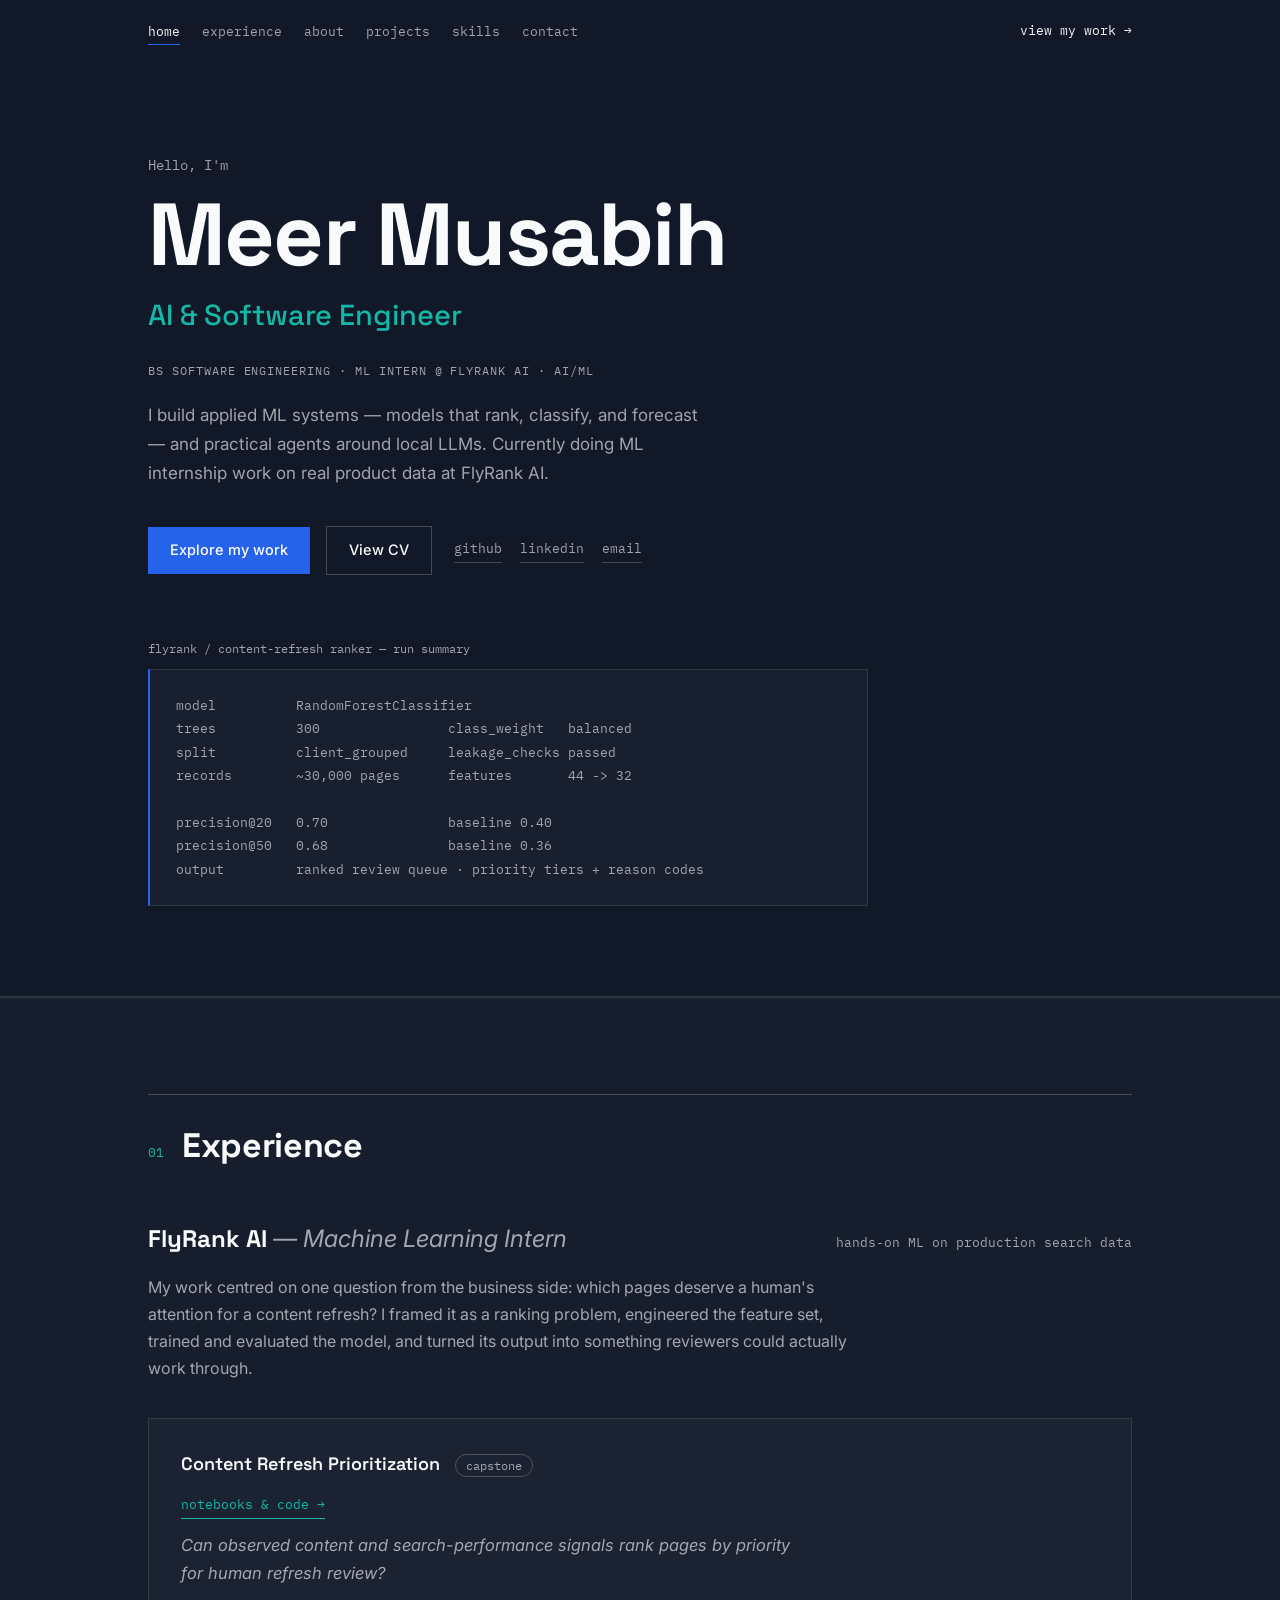
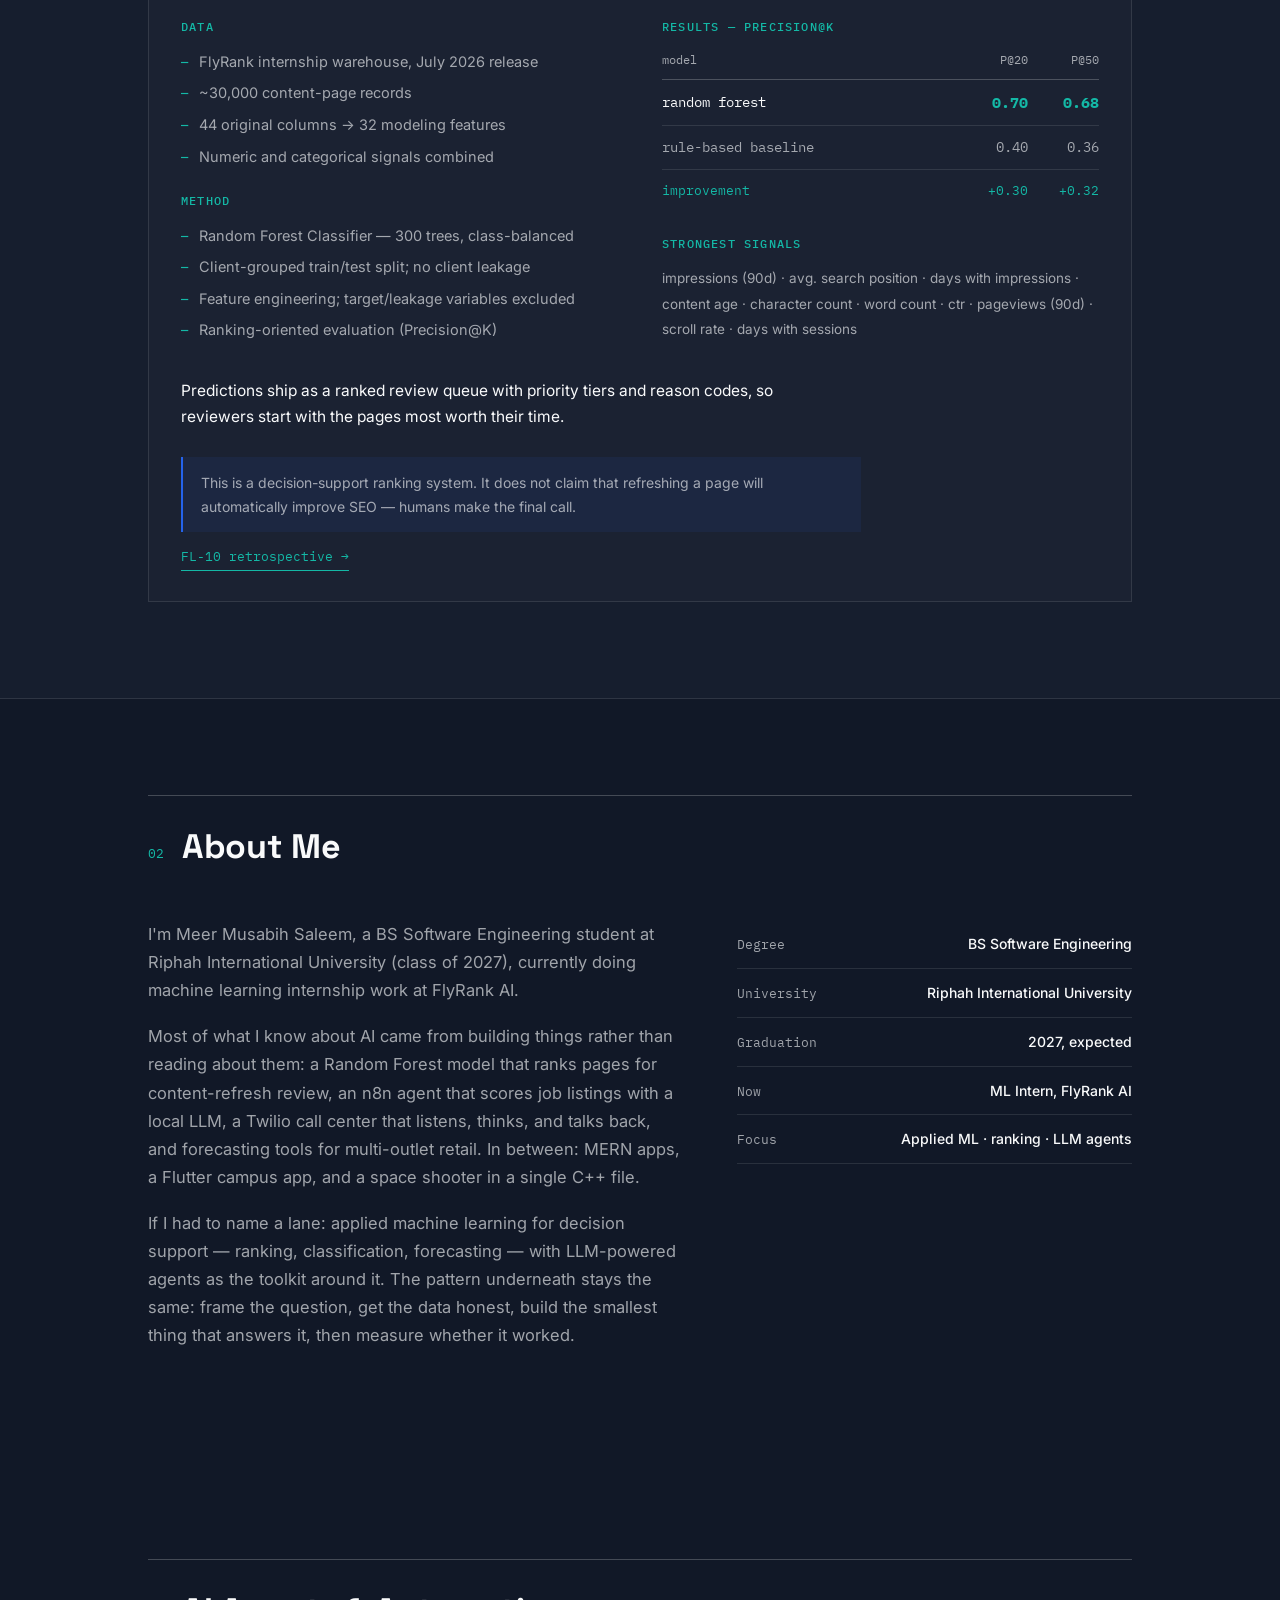
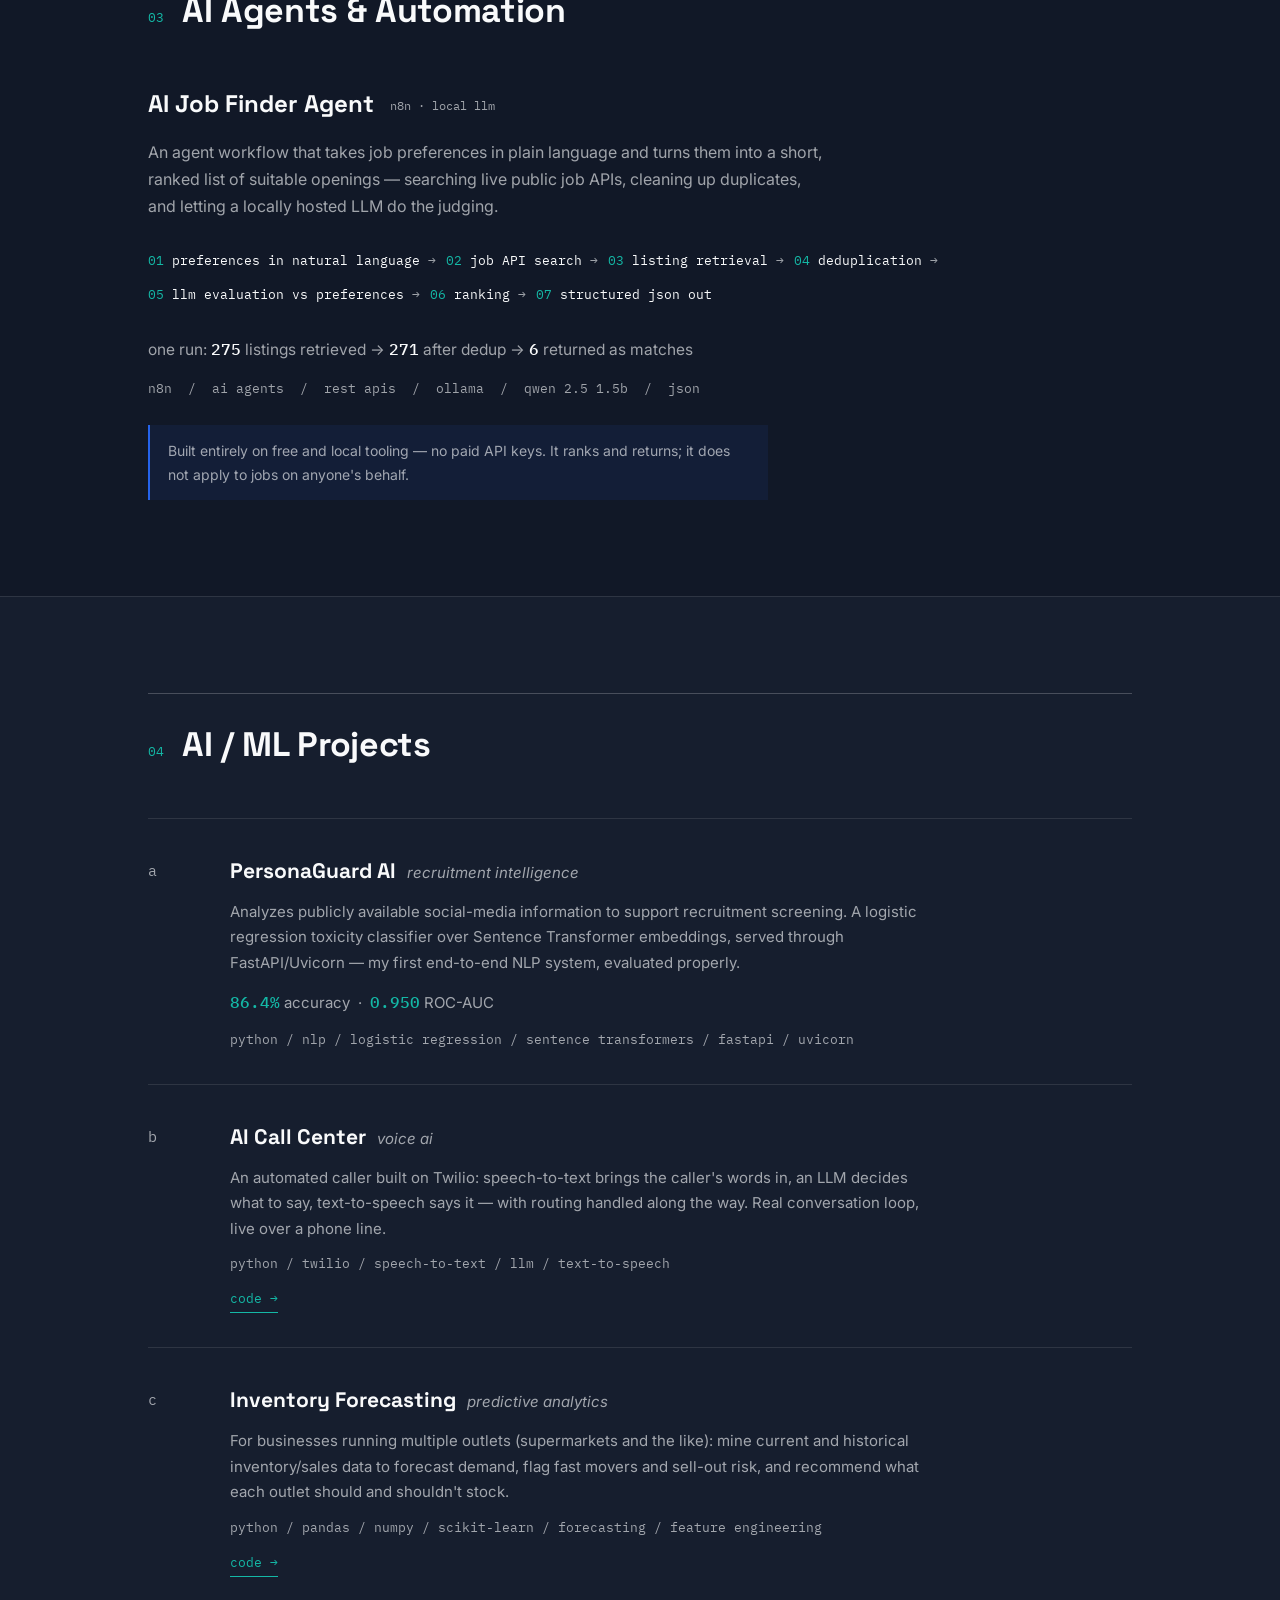
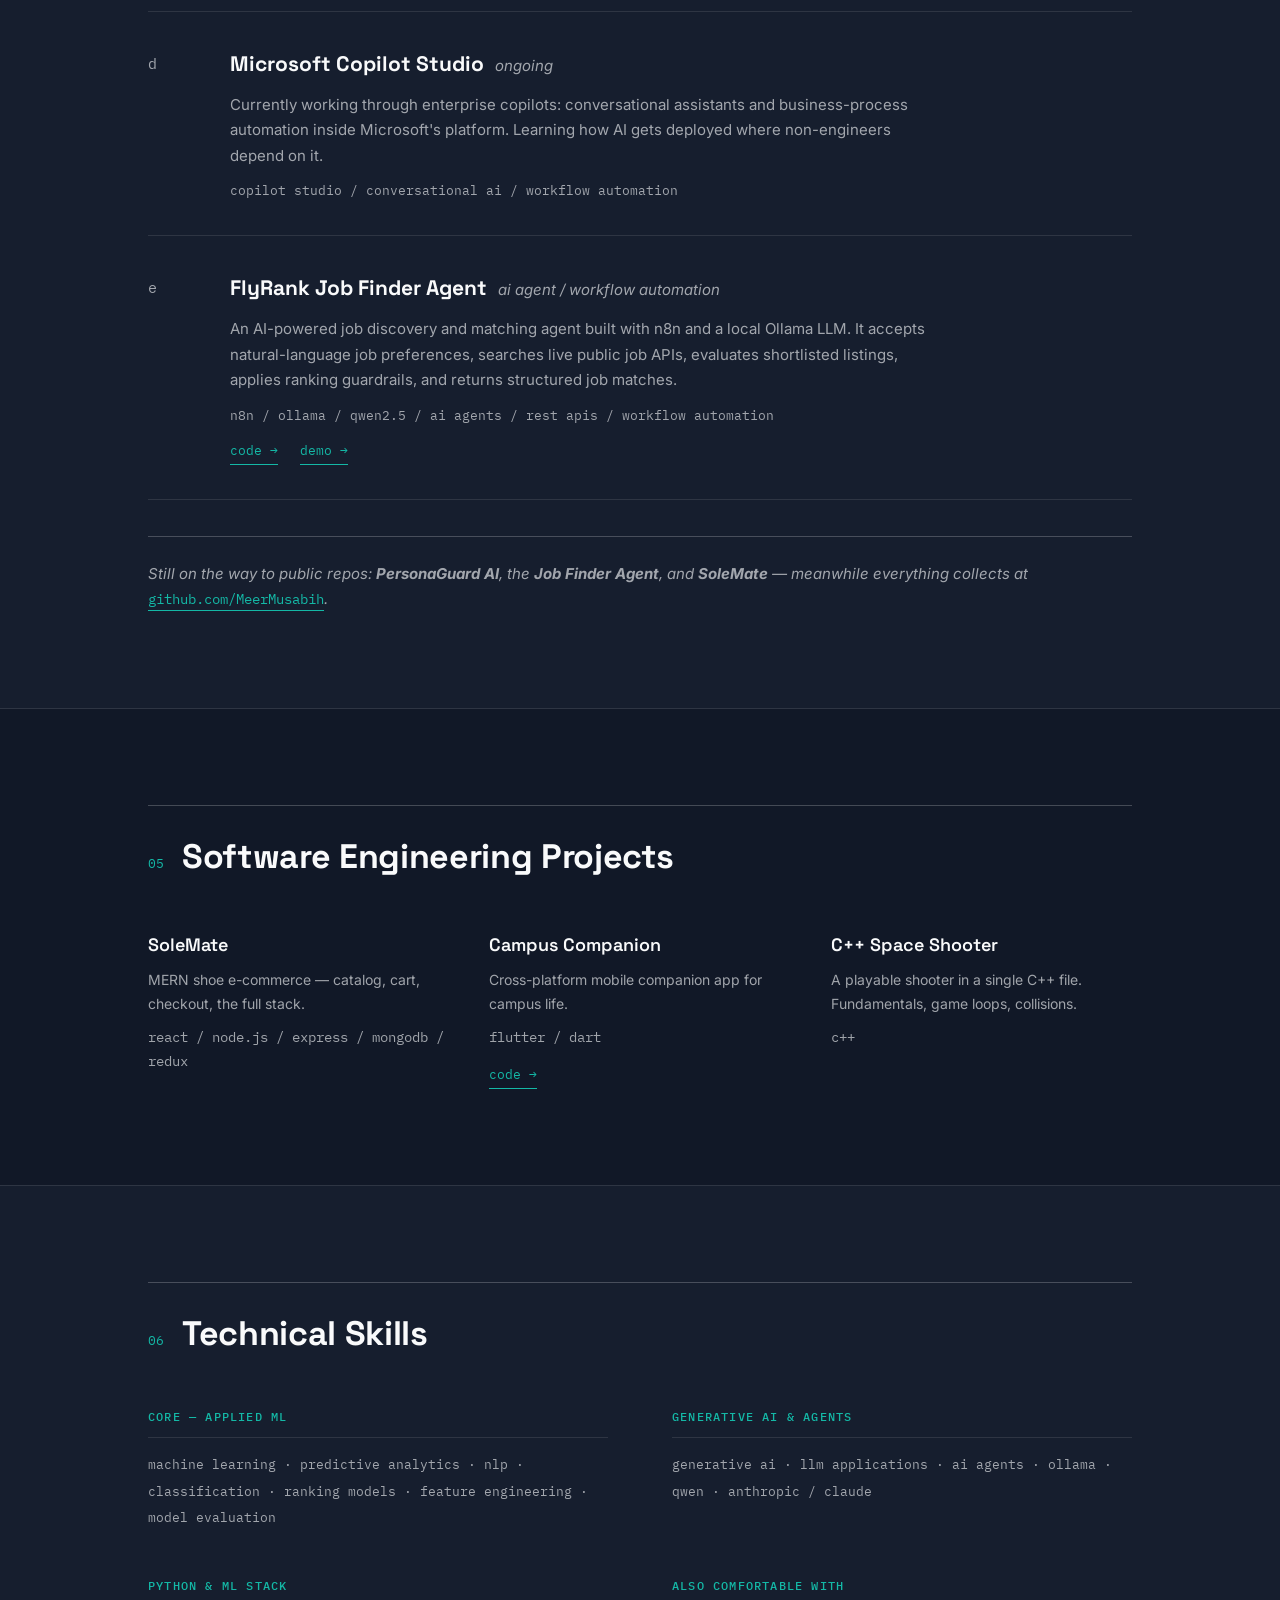
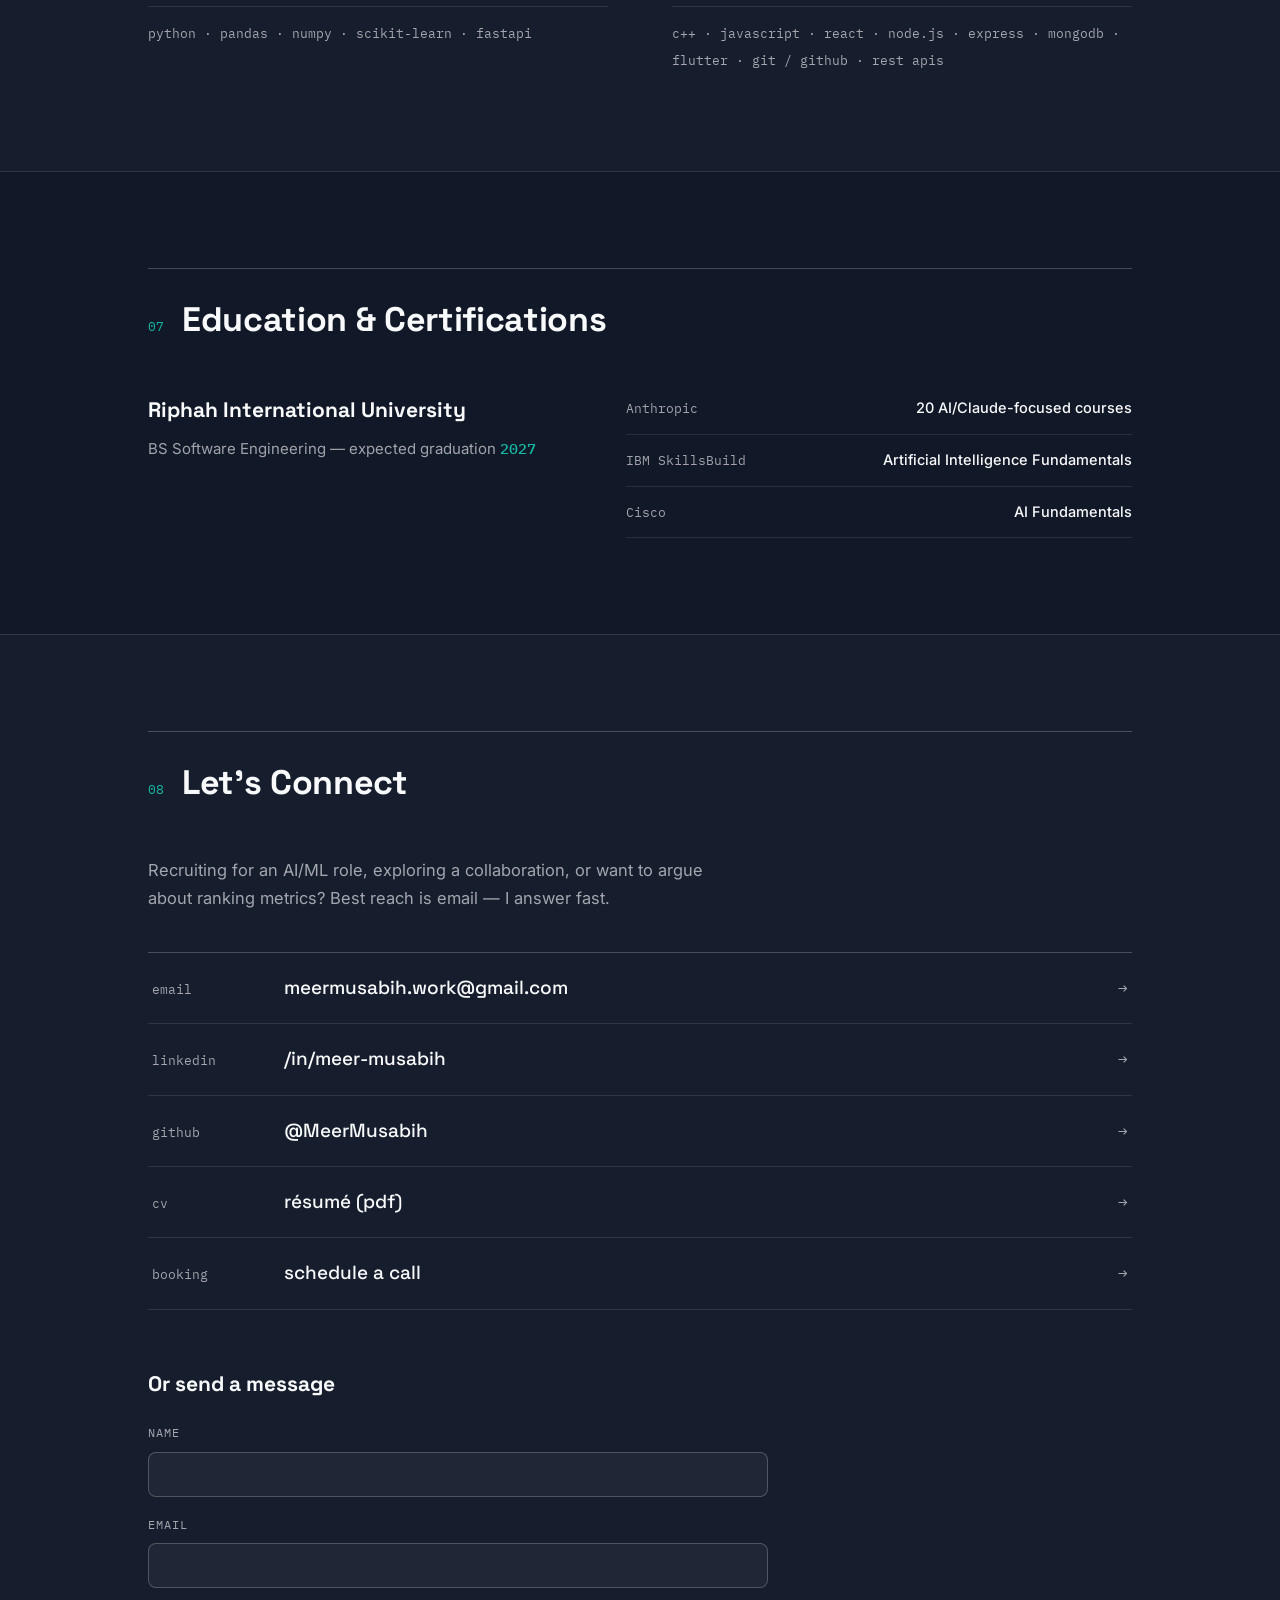
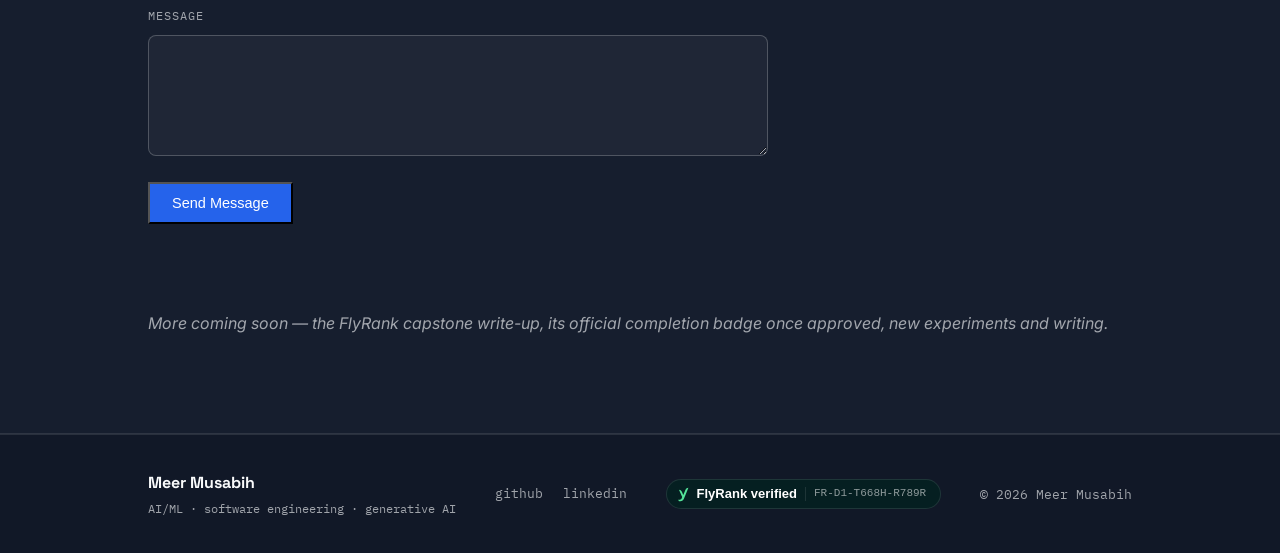
<file: index.html>
<!DOCTYPE html>
<html lang="en">
  <!-- Google tag (gtag.js) -->
<script async src="https://www.googletagmanager.com/gtag/js?id=G-Q34SN6VRJQ"></script>
<script>
  window.dataLayer = window.dataLayer || [];
  function gtag(){dataLayer.push(arguments);}
  gtag('js', new Date());

  gtag('config', 'G-Q34SN6VRJQ');
</script>
<head>
  <meta charset="UTF-8">
  <meta name="viewport" content="width=device-width, initial-scale=1.0">

  <!-- SEO -->
  <title>Meer Musabih | AI/ML &amp; Software Engineering Portfolio</title>
 <meta name="description" content="Meer Musabih is a software engineering student and ML Intern building practical AI, ML, GenAI, and software systems.">
<meta name="author" content="Meer Musabih Saleem">

<!-- Open Graph -->
<meta property="og:type" content="website">
<meta property="og:site_name" content="Meer Musabih">
<meta property="og:title" content="Meer Musabih | AI/ML &amp; Software Engineering Portfolio">
<meta property="og:description" content="Software engineering student and ML Intern building practical AI, ML, GenAI, and software systems.">
<meta property="og:image" content="https://meermusabih.is-a.dev/og%20image.png">
<meta property="og:url" content="https://meermusabih.is-a.dev/">

<!-- Twitter / X -->
<meta name="twitter:card" content="summary_large_image">
<meta name="twitter:title" content="Meer Musabih | AI/ML &amp; Software Engineering Portfolio">
<meta name="twitter:description" content="Software engineering student and ML Intern building practical AI, ML, GenAI, and software systems.">
<meta name="twitter:image" content="https://meermusabih.is-a.dev/og%20image.png">

<link rel="canonical" href="https://meermusabih.is-a.dev/">  
  <link rel="icon" href="data:image/svg+xml,%3Csvg xmlns='http://www.w3.org/2000/svg' viewBox='0 0 64 64'%3E%3Crect width='64' height='64' fill='%23111827'/%3E%3Ctext x='32' y='43' font-family='Arial' font-size='34' font-weight='bold' fill='%232563EB' text-anchor='middle'%3Em%3C/text%3E%3C/svg%3E">

  <!-- Identity kit fonts: Space Grotesk (headings) + Inter (body) + Plex Mono (data) -->
  <link rel="preconnect" href="https://fonts.googleapis.com">
  <link rel="preconnect" href="https://fonts.gstatic.com" crossorigin>
  <link href="https://fonts.googleapis.com/css2?family=IBM+Plex+Mono:wght@400;500&family=Inter:ital,wght@0,400;0,500;0,600;1,400&family=Space+Grotesk:wght@500;600;700&display=swap" rel="stylesheet">

  <link rel="stylesheet" href="style.css">
</head>
<body>

  <header class="site-header" id="siteHeader">
    <div class="container nav-inner">
      <nav aria-label="Main navigation">
        <ul class="nav-links" id="navLinks">
          <li><a href="#home" class="nav-link">home</a></li>
          <li><a href="#experience" class="nav-link">experience</a></li>
          <li><a href="#about" class="nav-link">about</a></li>
          <li><a href="#projects" class="nav-link">projects</a></li>
          <li><a href="#skills" class="nav-link">skills</a></li>
          <li><a href="#contact" class="nav-link">contact</a></li>
        </ul>
      </nav>

      <a href="#projects" class="nav-cta">view my work <span aria-hidden="true">&rarr;</span></a>

      <button class="nav-toggle" id="navToggle" aria-label="Toggle navigation menu"
              aria-expanded="false" aria-controls="navLinks">
        <span></span><span></span>
      </button>
    </div>
  </header>

  <main id="main">

    <!-- ======================= HERO ======================= -->
    <section class="hero" id="home">
      <div class="container">
        <p class="hello reveal">Hello, I'm</p>
        <h1 class="hero-name reveal">Meer Musabih</h1>
        <p class="role-line reveal">AI &amp; Software Engineer</p>

        <p class="status reveal">BS Software Engineering &middot; ML Intern @ FlyRank AI &middot; AI/ML</p>

        <p class="lede reveal">
          I build applied ML systems &mdash; models that rank, classify, and forecast &mdash;
          and practical agents around local LLMs. Currently doing ML internship work on real
          product data at FlyRank AI.
        </p>

        <div class="hero-actions reveal">
          <a class="btn btn-solid" href="#projects">Explore my work</a>
          <!-- PLACEHOLDER: replace YOUR__URL_HERE with the real  link -->
          <a class="btn btn-outline" href="https://meermusabih.netlify.app/Meer_Musabih_Saleem_CV.html" target="_blank" rel="noopener">View CV</a>
          <span class="hero-meta">
            <a href="https://github.com/MeerMusabih" target="_blank" rel="noopener">github</a>
            <a href="https://www.linkedin.com/in/meer-musabih" target="_blank" rel="noopener">linkedin</a>
            <a href="mailto:meermusabih.work@gmail.com">email</a>
          </span>
        </div>

        <!-- Actual run summary from the FlyRank internship capstone -->
        <figure class="runlog reveal">
          <figcaption>flyrank / content-refresh ranker &mdash; run summary</figcaption>
<pre>model          RandomForestClassifier
trees          300                class_weight   balanced
split          client_grouped     leakage_checks passed
records        ~30,000 pages      features       44 -&gt; 32

precision@20   0.70               baseline 0.40
precision@50   0.68               baseline 0.36
output         ranked review queue &middot; priority tiers + reason codes</pre>
        </figure>
      </div>
    </section>

    <!-- ======================= EXPERIENCE ======================= -->
    <section class="section section-alt" id="experience">
      <div class="container">
        <div class="sec-head reveal">
          <span class="sec-num">01</span>
          <h2>Experience</h2>
        </div>


        <article class="xp reveal">
          <header class="xp-head">
            <h3>FlyRank AI <span class="xp-role">&mdash; Machine Learning Intern</span></h3>
            <p class="xp-note">hands-on ML on production search data</p>
          </header>

          <p class="xp-summary">
            My work centred on one question from the business side: which pages deserve a human's
            attention for a content refresh? I framed it as a ranking problem, engineered the feature
            set, trained and evaluated the model, and turned its output into something reviewers
            could actually work through.
          </p>

          <div class="capstone">
            <h4>Content Refresh Prioritization <span class="tag">capstone</span></h4>
            <a class="proj-link" href="https://github.com/MeerMusabih/FlyRank-AI-Internship" target="_blank" rel="noopener">notebooks &amp; code &rarr;</a>
            <p class="rq">
              Can observed content and search-performance signals rank pages by priority
              for human refresh review?
            </p>

            <div class="cap-cols">
              <div>
                <h5>Data</h5>
                <ul class="plain-list">
                  <li>FlyRank internship warehouse, July 2026 release</li>
                  <li>~30,000 content-page records</li>
                  <li>44 original columns &rarr; 32 modeling features</li>
                  <li>Numeric and categorical signals combined</li>
                </ul>

                <h5>Method</h5>
                <ul class="plain-list">
                  <li>Random Forest Classifier &mdash; 300 trees, class-balanced</li>
                  <li>Client-grouped train/test split; no client leakage</li>
                  <li>Feature engineering; target/leakage variables excluded</li>
                  <li>Ranking-oriented evaluation (Precision@K)</li>
                </ul>
              </div>

              <div>
                <h5>Results &mdash; Precision@K</h5>
                <table class="metrics">
                  <thead>
                    <tr><th scope="col">model</th><th scope="col">P@20</th><th scope="col">P@50</th></tr>
                  </thead>
                  <tbody>
                    <tr class="hl"><td>random forest</td><td><strong>0.70</strong></td><td><strong>0.68</strong></td></tr>
                    <tr><td>rule-based baseline</td><td>0.40</td><td>0.36</td></tr>
                    <tr class="delta"><td>improvement</td><td>+0.30</td><td>+0.32</td></tr>
                  </tbody>
                </table>

                <h5>Strongest signals</h5>
                <p class="signals">
                  impressions (90d) &middot; avg. search position &middot; days with impressions &middot;
                  content age &middot; character count &middot; word count &middot; ctr &middot;
                  pageviews (90d) &middot; scroll rate &middot; days with sessions
                </p>
              </div>
            </div>

            <p class="cap-output">
              Predictions ship as a ranked review queue with priority tiers and reason codes,
              so reviewers start with the pages most worth their time.
            </p>

              <p class="note">
                This is a decision-support ranking system. It does not claim that refreshing a page will
                automatically improve SEO &mdash; humans make the final call.
              </p>

             <a class="proj-link"
   href="https://github.com/MeerMusabih/portfolio/blob/main/FL-10_RETROSPECTIVE.md"
   target="_blank"
   rel="noopener">
  FL-10 retrospective &rarr;
</a>
            </div>
          </div>
        </article>

    

    
      
      </div>
    </section>

    <!-- ======================= ABOUT ======================= -->
    <section class="section" id="about">
      <div class="container">
        <div class="sec-head reveal">
          <span class="sec-num">02</span>
          <h2>About Me</h2>
        </div>

        <div class="about-grid">
          <div class="prose reveal">
            <p>
              I'm Meer Musabih Saleem, a BS Software Engineering student at Riphah International
              University (class of 2027), currently doing machine learning internship work at FlyRank AI.
            </p>
            <p>
              Most of what I know about AI came from building things rather than reading about them:
              a Random Forest model that ranks pages for content-refresh review, an n8n agent that scores
              job listings with a local LLM, a Twilio call center that listens, thinks, and talks back,
              and forecasting tools for multi-outlet retail. In between: MERN apps, a Flutter campus app,
              and a space shooter in a single C++ file.
            </p>
            <p>
              If I had to name a lane: applied machine learning for decision support &mdash; ranking,
              classification, forecasting &mdash; with LLM-powered agents as the toolkit around it. The
              pattern underneath stays the same: frame the question, get the data honest, build the
              smallest thing that answers it, then measure whether it worked.
            </p>
          </div>

          <dl class="facts reveal">
            <div><dt>Degree</dt><dd>BS Software Engineering</dd></div>
            <div><dt>University</dt><dd>Riphah International University</dd></div>
            <div><dt>Graduation</dt><dd>2027, expected</dd></div>
            <div><dt>Now</dt><dd>ML Intern, FlyRank AI</dd></div>
            <div><dt>Focus</dt><dd>Applied ML &middot; ranking &middot; LLM agents</dd></div>
          </dl>
        </div>
      </div>
    </section>

    <!-- ======================= AI AGENTS ======================= -->
    <section class="section" id="agents">
      <div class="container">
        <div class="sec-head reveal">
          <span class="sec-num">03</span>
          <h2>AI Agents &amp; Automation</h2>
        </div>

        <article class="agent reveal">
          <header class="xp-head">
            <h3>AI Job Finder Agent <span class="tag">n8n &middot; local llm</span></h3>
          </header>

          <p class="agent-desc">
            An agent workflow that takes job preferences in plain language and turns them into a short,
            ranked list of suitable openings &mdash; searching live public job APIs, cleaning up duplicates,
            and letting a locally hosted LLM do the judging.
          </p>

          <ol class="pipeline">
            <li>preferences in natural language</li>
            <li>job API search</li>
            <li>listing retrieval</li>
            <li>deduplication</li>
            <li>llm evaluation vs preferences</li>
            <li>ranking</li>
            <li>structured json out</li>
          </ol>

          <p class="run-note">
            one run: <strong>275</strong> listings retrieved &rarr; <strong>271</strong> after dedup
            &rarr; <strong>6</strong> returned as matches
          </p>
          <p class="tech">n8n &nbsp;/&nbsp; ai agents &nbsp;/&nbsp; rest apis &nbsp;/&nbsp; ollama &nbsp;/&nbsp; qwen 2.5 1.5b &nbsp;/&nbsp; json</p>

          <p class="note">
            Built entirely on free and local tooling &mdash; no paid API keys. It ranks and returns;
            it does not apply to jobs on anyone's behalf.
          </p>
        </article>
      </div>
    </section>

    <!-- ======================= AI/ML PROJECTS ======================= -->
    <section class="section section-alt" id="projects">
      <div class="container">
        <div class="sec-head reveal">
          <span class="sec-num">04</span>
          <h2>AI / ML Projects</h2>
        </div>

        <div class="proj-list">

          <article class="proj reveal">
            <span class="proj-num" aria-hidden="true">a</span>
            <div class="proj-body">
              <h3>PersonaGuard AI <span class="proj-sub">recruitment intelligence</span></h3>
              <p>
                Analyzes publicly available social-media information to support recruitment screening.
                A logistic regression toxicity classifier over Sentence Transformer embeddings, served
                through FastAPI/Uvicorn &mdash; my first end-to-end NLP system, evaluated properly.
              </p>
              <p class="metric-line"><strong>86.4%</strong> accuracy &nbsp;&middot;&nbsp; <strong>0.950</strong> ROC-AUC</p>
              <p class="tech">python / nlp / logistic regression / sentence transformers / fastapi / uvicorn</p>
            </div>
          </article>

          <article class="proj reveal">
            <span class="proj-num" aria-hidden="true">b</span>
            <div class="proj-body">
              <h3>AI Call Center <span class="proj-sub">voice ai</span></h3>
              <p>
                An automated caller built on Twilio: speech-to-text brings the caller's words in,
                an LLM decides what to say, text-to-speech says it &mdash; with routing handled along
                the way. Real conversation loop, live over a phone line.
              </p>
              <p class="tech">python / twilio / speech-to-text / llm / text-to-speech</p>
              <a class="proj-link" href="https://github.com/MeerMusabih/ai-call-center" target="_blank" rel="noopener">code &rarr;</a>
            </div>
          </article>

          <article class="proj reveal">
            <span class="proj-num" aria-hidden="true">c</span>
            <div class="proj-body">
              <h3>Inventory Forecasting <span class="proj-sub">predictive analytics</span></h3>
              <p>
                For businesses running multiple outlets (supermarkets and the like): mine current and
                historical inventory/sales data to forecast demand, flag fast movers and sell-out risk,
                and recommend what each outlet should and shouldn't stock.
              </p>
              <p class="tech">python / pandas / numpy / scikit-learn / forecasting / feature engineering</p>
              <a class="proj-link" href="https://github.com/MeerMusabih/inventory-forecast-project" target="_blank" rel="noopener">code &rarr;</a>
            </div>
          </article>

          <article class="proj reveal">
            <span class="proj-num" aria-hidden="true">d</span>
            <div class="proj-body">
              <h3>Microsoft Copilot Studio <span class="proj-sub">ongoing</span></h3>
              <p>
                Currently working through enterprise copilots: conversational assistants and
                business-process automation inside Microsoft's platform. Learning how AI gets deployed
                where non-engineers depend on it.
              </p>
              <p class="tech">copilot studio / conversational ai / workflow automation</p>
            </div>
          </article>

          <article class="proj reveal"> 
            <span class="proj-num" aria-hidden="true">e</span>
            <div class="proj-body"> <h3>FlyRank Job Finder Agent <span class="proj-sub">ai agent / workflow automation</span></h3> 
              <p>
                An AI-powered job discovery and matching agent built with n8n and a local Ollama LLM.
                It accepts natural-language job preferences, searches live public job APIs, evaluates shortlisted listings, applies ranking guardrails, and returns structured job matches.
              </p>
              <p class="tech">n8n / ollama / qwen2.5 / ai agents / rest apis / workflow automation</p> 
              <a class="proj-link" href="https://github.com/MeerMusabih/job-finder-workflow" target="_blank" rel="noopener">code &rarr;</a>
              <a class="proj-link" href="https://youtu.be/VSlhiPXHw8s?si=XdG-5YHXzz8bX3cV" target="_blank" rel="noopener">demo &rarr;</a> 
            </div> 
          </article>

        </div>

        <p class="gh-note reveal">
          Still on the way to public repos: <strong>PersonaGuard AI</strong>, the <strong>Job Finder Agent</strong>,
          and <strong>SoleMate</strong> &mdash; meanwhile everything collects at
          <a href="https://github.com/MeerMusabih" target="_blank" rel="noopener">github.com/MeerMusabih</a>.
        </p>
      </div>
    </section>

    <!-- ======================= SOFTWARE PROJECTS ======================= -->
    <section class="section" id="software">
      <div class="container">
        <div class="sec-head reveal">
          <span class="sec-num">05</span>
          <h2>Software Engineering Projects</h2>
        </div>

        <div class="soft-list reveal">
          <div class="soft-item">
            <h3>SoleMate</h3>
            <p>MERN shoe e-commerce &mdash; catalog, cart, checkout, the full stack.</p>
            <p class="tech">react / node.js / express / mongodb / redux</p>
          </div>
          <div class="soft-item">
            <h3>Campus Companion</h3>
            <p>Cross-platform mobile companion app for campus life.</p>
            <p class="tech">flutter / dart</p>
            <a class="proj-link" href="https://github.com/MeerMusabih/CampusCompanion" target="_blank" rel="noopener">code &rarr;</a>
          </div>
          <div class="soft-item">
            <h3>C++ Space Shooter</h3>
            <p>A playable shooter in a single C++ file. Fundamentals, game loops, collisions.</p>
            <p class="tech">c++</p>
          </div>
        </div>
      </div>
    </section>

    <!-- ======================= SKILLS ======================= -->
    <section class="section section-alt" id="skills">
      <div class="container">
        <div class="sec-head reveal">
          <span class="sec-num">06</span>
          <h2>Technical Skills</h2>
        </div>

        <div class="skills-grid">
          <section class="skill-group reveal">
            <h3>Core &mdash; Applied ML</h3>
            <p>machine learning &middot; predictive analytics &middot; nlp &middot; classification &middot;
               ranking models &middot; feature engineering &middot; model evaluation</p>
          </section>

          <section class="skill-group reveal">
            <h3>Generative AI &amp; Agents</h3>
            <p>generative ai &middot; llm applications &middot; ai agents &middot; ollama &middot;
               qwen &middot; anthropic / claude</p>
          </section>

          <section class="skill-group reveal">
            <h3>Python &amp; ML Stack</h3>
            <p>python &middot; pandas &middot; numpy &middot; scikit-learn &middot; fastapi</p>
          </section>

          <section class="skill-group reveal">
            <h3>Also Comfortable With</h3>
            <p>c++ &middot; javascript &middot; react &middot; node.js &middot; express &middot; mongodb &middot;
               flutter &middot; git / github &middot; rest apis</p>
          </section>
        </div>
      </div>
    </section>

    <!-- ======================= EDUCATION & CERTIFICATIONS ======================= -->
    <section class="section" id="education">
      <div class="container">
        <div class="sec-head reveal">
          <span class="sec-num">07</span>
          <h2>Education &amp; Certifications</h2>
        </div>

        <div class="edu-grid">
          <div class="edu reveal">
            <h3>Riphah International University</h3>
            <p>BS Software Engineering &mdash; expected graduation <strong>2027</strong></p>
          </div>

          <div class="certs reveal">
            <h3 class="sr-only">Certifications and AI training</h3>
            <div class="cert-row">
              <p class="cert-org">Anthropic</p>
              <p class="cert-title">20 AI/Claude-focused courses</p>
            </div>
            <div class="cert-row">
              <p class="cert-org">IBM SkillsBuild</p>
              <p class="cert-title">Artificial Intelligence Fundamentals</p>
            </div>
            <div class="cert-row">
              <p class="cert-org">Cisco</p>
              <p class="cert-title">AI Fundamentals</p>
            </div>
          </div>
        </div>
      </div>
    </section>

    <!-- ======================= CONTACT ======================= -->
    <section class="section section-alt" id="contact">
      <div class="container">
        <div class="sec-head reveal">
          <span class="sec-num">08</span>
          <h2>Let's Connect</h2>
        </div>

        <p class="contact-lede reveal">
          Recruiting for an AI/ML role, exploring a collaboration, or want to argue about
          ranking metrics? Best reach is email &mdash; I answer fast.
        </p>

        <div class="contact-list reveal">
          <a class="contact-row" href="mailto:meermusabih.work@gmail.com">
            <span class="cc-label">email</span>
            <span class="cc-value">meermusabih.work@gmail.com</span>
            <span class="cc-arrow" aria-hidden="true">&rarr;</span>
          </a>
          <a class="contact-row" href="https://www.linkedin.com/in/meer-musabih" target="_blank" rel="noopener">
            <span class="cc-label">linkedin</span>
            <span class="cc-value">/in/meer-musabih</span>
            <span class="cc-arrow" aria-hidden="true">&rarr;</span>
          </a>
          <a class="contact-row" href="https://github.com/MeerMusabih" target="_blank" rel="noopener">
            <span class="cc-label">github</span>
            <span class="cc-value">@MeerMusabih</span>
            <span class="cc-arrow" aria-hidden="true">&rarr;</span>
          </a>
          <!-- PLACEHOLDER: replace YOUR_CV_URL_HERE with the real CV link -->
          <a class="contact-row" href="https://meermusabih.netlify.app/Meer_Musabih_Saleem_CV.html" target="_blank" rel="noopener">
            <span class="cc-label">cv</span>
            <span class="cc-value">r&eacute;sum&eacute; (pdf)</span>
            <span class="cc-arrow" aria-hidden="true">&rarr;</span>
          </a>
          <!-- PLACEHOLDER: replace YOUR_BOOKING_URL_HERE with your booking link, or delete this row -->
          <a class="contact-row" href="YOUR_BOOKING_URL_HERE" target="_blank" rel="noopener">
            <span class="cc-label">booking</span>
            <span class="cc-value">schedule a call</span>
            <span class="cc-arrow" aria-hidden="true">&rarr;</span>
          </a>
        </div>

        <!-- Contact form — data goes to your Formspree endpoint -->
        <!-- PLACEHOLDER: replace YOUR_FORMSPREE_ENDPOINT_HERE (also set it in script.js) -->
        <div class="contact-form reveal">
          <h3>Or send a message</h3>
          <form id="contactForm" action="https://formspree.io/f/xzepqkzy" method="POST">
            <!-- honeypot field for spam bots, hidden from humans -->
            <input type="text" name="_gotcha" tabindex="-1" autocomplete="off" style="display:none">

            <div class="form-field">
              <label for="cf-name">Name</label>
              <input type="text" id="cf-name" name="name" required autocomplete="name">
            </div>

            <div class="form-field">
              <label for="cf-email">Email</label>
              <input type="email" id="cf-email" name="email" required autocomplete="email">
            </div>

            <div class="form-field">
              <label for="cf-message">Message</label>
              <textarea id="cf-message" name="message" rows="5" required></textarea>
            </div>

            <button type="submit" class="btn btn-solid">Send Message</button>
            <p class="form-status" id="formStatus" role="status" aria-live="polite"></p>
          </form>
        </div>

        <p class="soon reveal">
          More coming soon &mdash; the FlyRank capstone write-up, its official completion badge once approved,
          new experiments and writing.
        </p>
      </div>
    </section>

  </main>

 <footer class="footer">
  <div class="container footer-inner">
    <div>
      <p class="foot-name">Meer Musabih</p>
      <p class="foot-tag">AI/ML &middot; software engineering &middot; generative AI</p>
    </div>

    <div class="foot-links">
      <a href="https://github.com/MeerMusabih" target="_blank" rel="noopener">github</a>
      <a href="https://www.linkedin.com/in/meer-musabih" target="_blank" rel="noopener">linkedin</a>
    </div>

  <a href="https://internship.flyrank.ai/verify?id=FR-D1-T668H-R789R&amp;first_name=Meer%20Musabih" target="_blank" rel="noopener noreferrer"
   aria-label="Verify Meer Musabih Saleem's FlyRank AI Internship credential FR-D1-T668H-R789R"
   style="box-sizing:border-box;margin:0;padding:0;border:0;background:none;text-decoration:none;font-family:-apple-system,BlinkMacSystemFont,'Segoe UI',Roboto,Helvetica,Arial,sans-serif;font-style:normal;line-height:1.25;text-transform:none;float:none;-webkit-font-smoothing:antialiased;display:inline-flex;align-items:center;gap:8px;padding:6px 14px 6px 11px;background:#051F21;border:1px solid rgba(255,255,255,0.1);border-radius:9999px;vertical-align:middle;white-space:nowrap">
  <svg width="11" height="15" viewBox="26 18 44 60" fill="none" xmlns="http://www.w3.org/2000/svg" aria-hidden="true" focusable="false" style="display:block;flex:none;opacity:1;transform:none;max-width:none"><path d="M28.2354 74.2202V67.9039C29.6419 68.4369 31.3724 68.7055 33.4311 68.7055C35.3235 68.7055 36.8153 68.2396 37.8979 67.3079C38.9805 66.3762 39.9566 64.8695 40.8218 62.792L42.6887 58.3139L29.8976 29.2879C35.0038 29.2879 39.6028 32.3307 41.5294 36.9893L47.0746 50.3985L56.0126 28.6038C57.9221 23.9452 62.5168 20.894 67.6187 20.894L50.0795 63.5936C48.4556 67.5933 46.5205 70.5102 44.2743 72.3484C42.0281 74.1867 39.1169 75.1058 35.5451 75.1058C32.6212 75.1058 30.1875 74.812 28.2354 74.2244V74.2202Z" fill="#54E399" /></svg>
  <span style="margin:0;padding:0;border:0;background:none;color:inherit;font-weight:400;font-style:normal;letter-spacing:normal;text-transform:none;text-decoration:none;white-space:normal;float:none;font-size:13px;font-weight:600;color:#FFFFFF">FlyRank verified</span>
  <span style="margin:0;padding:0;border:0;background:none;color:inherit;font-weight:400;font-style:normal;letter-spacing:normal;text-transform:none;text-decoration:none;white-space:normal;float:none;width:1px;height:14px;background:rgba(255,255,255,0.1);flex:none"></span>
  <span style="margin:0;padding:0;border:0;background:none;color:inherit;font-weight:400;font-style:normal;letter-spacing:normal;text-transform:none;text-decoration:none;white-space:normal;float:none;font-family:ui-monospace,SFMono-Regular,Menlo,Consolas,monospace;font-size:11px;color:rgba(255,255,255,0.55)">FR-D1-T668H-R789R</span>
</a>

    <p class="copyright">&copy; <span id="year">2026</span> Meer Musabih</p>
  </div>
</footer>

  <script src="script.js"></script>
</body>
</html>
</file>
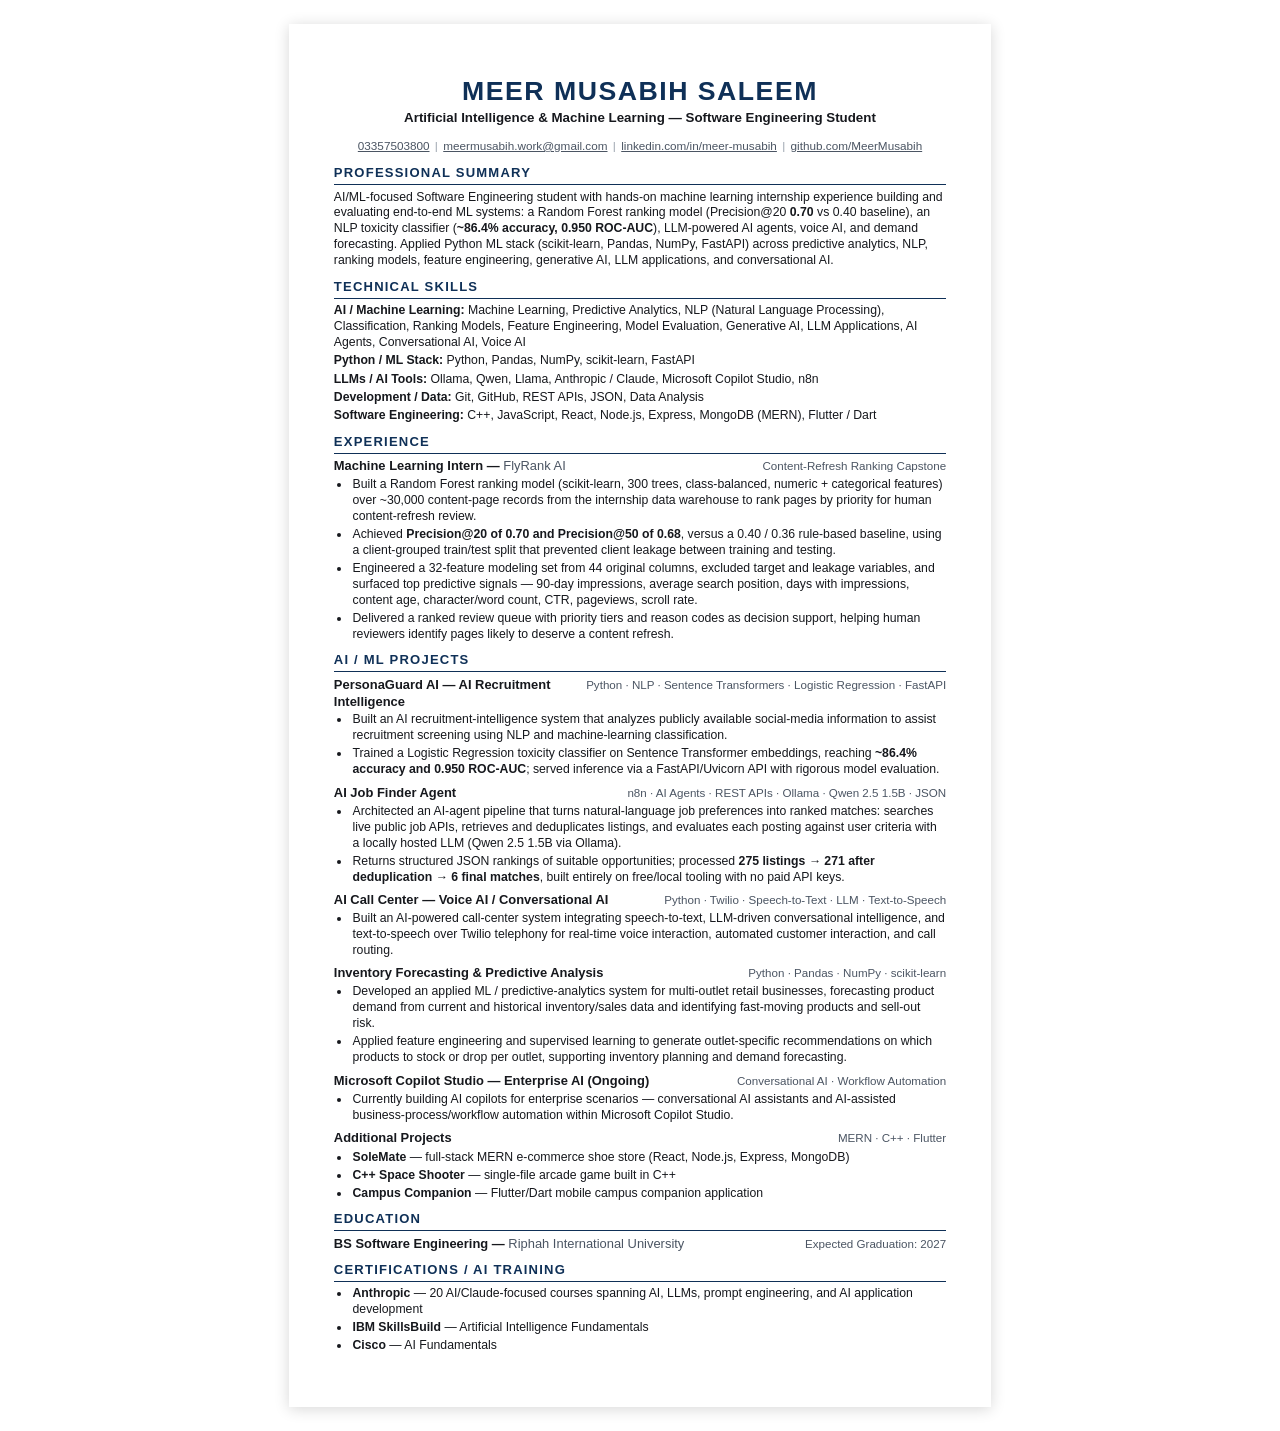
<file: Meer_Musabih_Saleem_CV.html>
<!DOCTYPE html>
<html lang="en">
<head>
<meta charset="UTF-8">
<meta name="viewport" content="width=device-width, initial-scale=1.0">
<title>Meer Musabih Saleem — CV — AI/ML</title>
<style>
  :root {
    --ink: #16181d;
    --muted: #4b5563;
    --accent: #0f3057;
    --rule: #c9ced6;
  }

  * { box-sizing: border-box; }

  @page { size: A4; margin: 10mm 12mm; }

  html, body { margin: 0; padding: 0; }

  body {
    font-family: Calibri, Carlito, "Segoe UI", Arial, Helvetica, sans-serif;
    font-size: 9.2pt;
    line-height: 1.3;
    color: var(--ink);
    max-width: 186mm;
    margin: 0 auto;
    background: #fff;
  }

  @media screen {
    body {
      margin: 24px auto;
      padding: 14mm 12mm;
      box-shadow: 0 2px 14px rgba(0,0,0,.16);
      background: #fff;
      min-height: 269mm;
    }
  }
  @media print {
    body { margin: 0; padding: 0; box-shadow: none; max-width: none; }
    a { text-decoration: none; }
    .entry, li, .skills p { break-inside: avoid; }
    h2 { break-after: avoid; }
  }

  a { color: inherit; }
  @media screen { a:hover { text-decoration: underline; } }

  /* ---------- Header ---------- */
  header { text-align: center; margin-bottom: 7pt; }
  h1 {
    margin: 0;
    font-size: 20pt;
    font-weight: 700;
    letter-spacing: 1.5px;
    text-transform: uppercase;
    color: var(--accent);
    line-height: 1.1;
  }
  .headline {
    margin: 2pt 0 3pt;
    font-size: 10pt;
    font-weight: 600;
    color: var(--ink);
  }
  .contact {
    font-size: 8.8pt;
    color: var(--muted);
  }
  .contact .sep { margin: 0 4pt; color: #9aa2ad; }

  /* ---------- Sections ---------- */
  section { margin-top: 7pt; }
  h2 {
    margin: 0 0 3.5pt;
    font-size: 9.8pt;
    font-weight: 700;
    text-transform: uppercase;
    letter-spacing: 1.2px;
    color: var(--accent);
    border-bottom: 1.1pt solid var(--accent);
    padding-bottom: 1.5pt;
  }
  section:first-of-type h2 { margin-top: 0; }

  p.summary { margin: 0; text-align: left; hyphens: none; }

  /* ---------- Entries ---------- */
  .entry { margin-bottom: 5pt; }
  .entry:last-child { margin-bottom: 0; }

  .row {
    display: flex;
    justify-content: space-between;
    align-items: baseline;
    gap: 10pt;
  }
  .row .title { font-weight: 700; font-size: 9.7pt; }
  .row .meta {
    color: var(--muted);
    font-size: 8.7pt;
    text-align: right;
    white-space: nowrap;
  }
  .subtle { color: var(--muted); font-weight: 400; }

  ul { margin: 1.5pt 0 0; padding-left: 13pt; }
  li { margin: 0 0 1.6pt; padding-left: 1pt; }
  li:last-child { margin-bottom: 0; }

  /* ---------- Skills ---------- */
  .skills p { margin: 0 0 1.8pt; }
  .skills p:last-child { margin-bottom: 0; }
  .skills b { font-weight: 700; }

  /* ---------- Additional projects ---------- */
  .mini { margin: 2pt 0 0; padding-left: 13pt; }

  strong.metric { font-weight: 700; }
</style>
</head>
<body>

<header>
  <h1>Meer Musabih Saleem</h1>
  <p class="headline">Artificial Intelligence &amp; Machine Learning — Software Engineering Student</p>
  <p class="contact">
    <a href="tel:03357503800">03357503800</a><span class="sep">|</span><a href="mailto:meermusabih.work@gmail.com">meermusabih.work@gmail.com</a><span class="sep">|</span><a href="https://www.linkedin.com/in/meer-musabih">linkedin.com/in/meer-musabih</a><span class="sep">|</span><a href="https://www.github.com/MeerMusabih">github.com/MeerMusabih</a>
  </p>
</header>

<section aria-label="Professional Summary">
  <h2>Professional Summary</h2>
  <p class="summary">
    AI/ML-focused Software Engineering student with hands-on machine learning internship experience building and
    evaluating end-to-end ML systems: a Random Forest ranking model (Precision@20 <strong class="metric">0.70</strong> vs 0.40 baseline),
    an NLP toxicity classifier (<strong class="metric">~86.4% accuracy, 0.950 ROC-AUC</strong>), LLM-powered AI agents, voice AI, and demand forecasting.
    Applied Python ML stack (scikit-learn, Pandas, NumPy, FastAPI) across predictive analytics, NLP, ranking models,
    feature engineering, generative AI, LLM applications, and conversational AI.
  </p>
</section>

<section aria-label="Technical Skills">
  <h2>Technical Skills</h2>
  <div class="skills">
    <p><b>AI / Machine Learning:</b> Machine Learning, Predictive Analytics, NLP (Natural Language Processing), Classification,
       Ranking Models, Feature Engineering, Model Evaluation, Generative AI, LLM Applications, AI Agents, Conversational AI, Voice AI</p>
    <p><b>Python / ML Stack:</b> Python, Pandas, NumPy, scikit-learn, FastAPI</p>
    <p><b>LLMs / AI Tools:</b> Ollama, Qwen, Llama, Anthropic / Claude, Microsoft Copilot Studio, n8n</p>
    <p><b>Development / Data:</b> Git, GitHub, REST APIs, JSON, Data Analysis</p>
    <p><b>Software Engineering:</b> C++, JavaScript, React, Node.js, Express, MongoDB (MERN), Flutter / Dart</p>
  </div>
</section>

<section aria-label="Experience">
  <h2>Experience</h2>

  <div class="entry">
    <div class="row">
      <span class="title">Machine Learning Intern — <span class="subtle">FlyRank AI</span></span>
      <span class="meta">Content-Refresh Ranking Capstone</span>
    </div>
    <ul>
      <li>Built a Random Forest ranking model (scikit-learn, 300 trees, class-balanced, numeric + categorical features) over
          ~30,000 content-page records from the internship data warehouse to rank pages by priority for human content-refresh review.</li>
      <li>Achieved <strong class="metric">Precision@20 of 0.70 and Precision@50 of 0.68</strong>, versus a 0.40 / 0.36 rule-based baseline,
          using a client-grouped train/test split that prevented client leakage between training and testing.</li>
      <li>Engineered a 32-feature modeling set from 44 original columns, excluded target and leakage variables, and surfaced top
          predictive signals — 90-day impressions, average search position, days with impressions, content age, character/word count, CTR, pageviews, scroll rate.</li>
      <li>Delivered a ranked review queue with priority tiers and reason codes as decision support, helping human reviewers identify pages likely to deserve a content refresh.</li>
    </ul>
  </div>
</section>

<section aria-label="AI and Machine Learning Projects">
  <h2>AI / ML Projects</h2>

  <div class="entry">
    <div class="row">
      <span class="title">PersonaGuard AI — AI Recruitment Intelligence</span>
      <span class="meta">Python · NLP · Sentence Transformers · Logistic Regression · FastAPI</span>
    </div>
    <ul>
      <li>Built an AI recruitment-intelligence system that analyzes publicly available social-media information to assist recruitment screening using NLP and machine-learning classification.</li>
      <li>Trained a Logistic Regression toxicity classifier on Sentence Transformer embeddings, reaching <strong class="metric">~86.4% accuracy and 0.950 ROC-AUC</strong>; served inference via a FastAPI/Uvicorn API with rigorous model evaluation.</li>
    </ul>
  </div>

  <div class="entry">
    <div class="row">
      <span class="title">AI Job Finder Agent</span>
      <span class="meta">n8n · AI Agents · REST APIs · Ollama · Qwen 2.5 1.5B · JSON</span>
    </div>
    <ul>
      <li>Architected an AI-agent pipeline that turns natural-language job preferences into ranked matches: searches live public job APIs, retrieves and deduplicates listings, and evaluates each posting against user criteria with a locally hosted LLM (Qwen 2.5 1.5B via Ollama).</li>
      <li>Returns structured JSON rankings of suitable opportunities; processed <strong class="metric">275 listings → 271 after deduplication → 6 final matches</strong>, built entirely on free/local tooling with no paid API keys.</li>
    </ul>
  </div>

  <div class="entry">
    <div class="row">
      <span class="title">AI Call Center — Voice AI / Conversational AI</span>
      <span class="meta">Python · Twilio · Speech-to-Text · LLM · Text-to-Speech</span>
    </div>
    <ul>
      <li>Built an AI-powered call-center system integrating speech-to-text, LLM-driven conversational intelligence, and text-to-speech over Twilio telephony for real-time voice interaction, automated customer interaction, and call routing.</li>
    </ul>
  </div>

  <div class="entry">
    <div class="row">
      <span class="title">Inventory Forecasting &amp; Predictive Analysis</span>
      <span class="meta">Python · Pandas · NumPy · scikit-learn</span>
    </div>
    <ul>
      <li>Developed an applied ML / predictive-analytics system for multi-outlet retail businesses, forecasting product demand from current and historical inventory/sales data and identifying fast-moving products and sell-out risk.</li>
      <li>Applied feature engineering and supervised learning to generate outlet-specific recommendations on which products to stock or drop per outlet, supporting inventory planning and demand forecasting.</li>
    </ul>
  </div>

  <div class="entry">
    <div class="row">
      <span class="title">Microsoft Copilot Studio — Enterprise AI (Ongoing)</span>
      <span class="meta">Conversational AI · Workflow Automation</span>
    </div>
    <ul>
      <li>Currently building AI copilots for enterprise scenarios — conversational AI assistants and AI-assisted business-process/workflow automation within Microsoft Copilot Studio.</li>
    </ul>
  </div>

  <div class="entry">
    <div class="row">
      <span class="title">Additional Projects</span>
      <span class="meta">MERN · C++ · Flutter</span>
    </div>
    <ul class="mini">
      <li><b>SoleMate</b> — full-stack MERN e-commerce shoe store (React, Node.js, Express, MongoDB)</li>
      <li><b>C++ Space Shooter</b> — single-file arcade game built in C++</li>
      <li><b>Campus Companion</b> — Flutter/Dart mobile campus companion application</li>
    </ul>
  </div>
</section>

<section aria-label="Education">
  <h2>Education</h2>
  <div class="entry">
    <div class="row">
      <span class="title">BS Software Engineering — <span class="subtle">Riphah International University</span></span>
      <span class="meta">Expected Graduation: 2027</span>
    </div>
  </div>
</section>

<section aria-label="Certifications and AI Training">
  <h2>Certifications / AI Training</h2>
  <ul class="mini">
    <li><b>Anthropic</b> — 20 AI/Claude-focused courses spanning AI, LLMs, prompt engineering, and AI application development</li>
    <li><b>IBM SkillsBuild</b> — Artificial Intelligence Fundamentals</li>
    <li><b>Cisco</b> — AI Fundamentals</li>
  </ul>
</section>

</body>
</html>
</file>
<file: style.css>
/* ==========================================================================
   Meer Musabih — portfolio styles
   Identity kit: Space Grotesk (headings) + Inter (body) · #2563EB #111827
   #F9FAFB #14B8A6 · clean, modern, minimal — the work is the focus.
   Order: tokens → base → nav → hero → sections → about → experience
   → agents → projects → skills → edu/certs → contact → footer
   → reveal animation → responsive
   ========================================================================== */

/* ---------- tokens ---------- */
:root {
  --bg: #111827;                            /* kit dark */
  --bg-alt: #161e2e;                        /* alt sections (bg + subtle lift) */
  --line: rgba(249, 250, 251, 0.10);        /* hairlines from kit light */
  --line-strong: rgba(249, 250, 251, 0.22);
  --text: #F9FAFB;                          /* kit light */
  --muted: rgba(249, 250, 251, 0.62);
  --accent: #2563EB;                        /* kit blue — fills, borders, focus */
  --accent-2: #14B8A6;                      /* kit teal — small text accents */
  --font-display: "Space Grotesk", "Segoe UI", sans-serif;
  --font-body: "Inter", -apple-system, BlinkMacSystemFont, "Segoe UI", Roboto, Arial, sans-serif;
  --font-mono: "IBM Plex Mono", Consolas, monospace;
  --nav-h: 62px;
}

/* ---------- base ---------- */
*, *::before, *::after { box-sizing: border-box; }

html {
  scroll-behavior: smooth;
  scroll-padding-top: calc(var(--nav-h) + 20px);
}

body {
  margin: 0;
  background: var(--bg);
  color: var(--text);
  font-family: var(--font-body);
  font-size: 16px;
  line-height: 1.7;
  overflow-x: hidden;
}

h1, h2, h3, h4, p, ul, ol, dl, dd, figure, blockquote { margin: 0; }
ul, ol { padding: 0; list-style: none; }
a { color: inherit; text-decoration: none; }

::selection { background: var(--accent); color: #fff; }

:focus-visible { outline: 2px solid var(--accent); outline-offset: 3px; }

.container {
  max-width: 1040px;
  margin: 0 auto;
  padding: 0 28px;
}

.sr-only {
  position: absolute;
  width: 1px; height: 1px;
  margin: -1px; padding: 0;
  clip: rect(0 0 0 0);
  overflow: hidden;
  border: 0;
}

/* ---------- nav ---------- */
.site-header {
  position: fixed;
  inset: 0 0 auto 0;
  z-index: 50;
  height: var(--nav-h);
  transition: background 0.25s ease, border-color 0.25s ease;
  border-bottom: 1px solid transparent;
}
.site-header.scrolled {
  background: rgba(17, 24, 39, 0.88);
  backdrop-filter: blur(10px);
  -webkit-backdrop-filter: blur(10px);
  border-bottom-color: var(--line);
}

.nav-inner {
  height: var(--nav-h);
  display: flex;
  align-items: center;
  gap: 28px;
}

.nav-links { display: flex; gap: 22px; }
.nav-link {
  font-family: var(--font-mono);
  font-size: 13px;
  color: var(--muted);
  padding: 4px 0;
  border-bottom: 1px solid transparent;
  transition: color 0.2s ease, border-color 0.2s ease;
}
.nav-link:hover { color: var(--text); }
.nav-link.active { color: var(--text); border-bottom-color: var(--accent); }

.nav-cta {
  margin-left: auto;
  font-family: var(--font-mono);
  font-size: 13px;
  color: var(--text);
  white-space: nowrap;
}
.nav-cta span { display: inline-block; transition: transform 0.2s ease; }
.nav-cta:hover span { transform: translateX(4px); }
.nav-cta:hover { color: var(--accent-2); }

.nav-toggle {
  display: none;
  flex-direction: column;
  justify-content: center;
  gap: 6px;
  width: 40px;
  height: 40px;
  padding: 11px 10px;
  background: none;
  border: 1px solid var(--line-strong);
  cursor: pointer;
}
.nav-toggle span {
  display: block;
  height: 1.5px;
  width: 100%;
  background: var(--text);
  transition: transform 0.25s ease;
}
.nav-toggle.open span:nth-child(1) { transform: translateY(3.75px) rotate(45deg); }
.nav-toggle.open span:nth-child(2) { transform: translateY(-3.75px) rotate(-45deg); }

/* ---------- hero ---------- */
.hero {
  padding: calc(var(--nav-h) + 92px) 0 90px;
  border-bottom: 1px solid var(--line);
}

.hello {
  font-family: var(--font-mono);
  font-size: 14px;
  color: var(--muted);
  margin-bottom: 12px;
}

.hero-name {
  font-family: var(--font-display);
  font-weight: 700;
  font-size: clamp(48px, 7.4vw, 88px);
  line-height: 1.02;
  letter-spacing: -0.02em;
}

.role-line {
  margin-top: 10px;
  font-family: var(--font-display);
  font-weight: 500;
  font-size: clamp(20px, 2.8vw, 29px);
  color: var(--accent-2);
}

.status {
  margin-top: 22px;
  font-family: var(--font-mono);
  font-size: 12px;
  letter-spacing: 0.08em;
  text-transform: uppercase;
  color: var(--muted);
}

.lede {
  margin-top: 20px;
  max-width: 560px;
  color: var(--muted);
  font-size: 17px;
}

.hero-actions {
  display: flex;
  align-items: center;
  flex-wrap: wrap;
  gap: 16px;
  margin-top: 38px;
}

.btn {
  display: inline-block;
  padding: 11px 22px;
  font-size: 14.5px;
  font-weight: 500;
  transition: filter 0.2s ease, transform 0.2s ease, border-color 0.2s ease, background 0.2s ease;
}
.btn-solid { background: var(--accent); color: #fff; }
.btn-solid:hover { filter: brightness(1.18); transform: translateY(-1px); }
.btn-outline { border: 1px solid var(--line-strong); }
.btn-outline:hover {
  border-color: var(--accent);
  background: rgba(37, 99, 235, 0.14);
  transform: translateY(-1px);
}

.hero-meta {
  display: inline-flex;
  gap: 18px;
  margin-left: 6px;
}
.hero-meta a {
  font-family: var(--font-mono);
  font-size: 13px;
  color: var(--muted);
  border-bottom: 1px solid var(--line-strong);
  padding-bottom: 2px;
}
.hero-meta a:hover { color: var(--accent-2); border-color: var(--accent-2); }

/* run log — plain code block, no window chrome */
.runlog {
  margin-top: 64px;
  max-width: 720px;
}
.runlog figcaption {
  font-family: var(--font-mono);
  font-size: 12px;
  color: var(--muted);
  margin-bottom: 10px;
}
.runlog pre {
  margin: 0;
  padding: 24px 26px;
  border: 1px solid var(--line);
  border-left: 2px solid var(--accent);
  background: rgba(249, 250, 251, 0.03);
  font-family: var(--font-mono);
  font-size: 13px;
  line-height: 1.8;
  color: var(--muted);
  overflow-wrap: anywhere;
  white-space: pre-wrap;
}

/* ---------- sections ---------- */
.section { padding: 96px 0; }
.section-alt {
  background: var(--bg-alt);
  border-top: 1px solid var(--line);
  border-bottom: 1px solid var(--line);
}

.sec-head {
  display: flex;
  align-items: baseline;
  gap: 18px;
  padding-top: 22px;
  border-top: 1px solid var(--line-strong);
  margin-bottom: 44px;
}
.sec-num {
  font-family: var(--font-mono);
  font-size: 13px;
  color: var(--accent-2);
}
.sec-head h2 {
  font-family: var(--font-display);
  font-weight: 700;
  font-size: clamp(26px, 3.6vw, 34px);
  letter-spacing: -0.01em;
}

.tag {
  font-family: var(--font-mono);
  font-size: 11.5px;
  font-weight: 400;
  color: var(--muted);
  vertical-align: middle;
  margin-left: 10px;
  white-space: nowrap;
}

.tech {
  font-family: var(--font-mono);
  font-size: 12.5px;
  color: var(--muted);
}

.note {
  margin-top: 26px;
  padding: 14px 18px;
  border-left: 2px solid var(--accent);
  background: rgba(37, 99, 235, 0.08);
  color: var(--muted);
  font-size: 14px;
  max-width: 680px;
}

.plain-list li {
  position: relative;
  padding-left: 18px;
  margin-bottom: 7px;
  color: var(--muted);
  font-size: 14.5px;
}
.plain-list li::before {
  content: "\2013"; /* en dash */
  position: absolute;
  left: 0;
  color: var(--accent-2);
}

/* ---------- about ---------- */
.about-grid {
  display: grid;
  grid-template-columns: 1.35fr 1fr;
  gap: 56px;
  align-items: start;
}

.prose p {
  color: var(--muted);
  margin-bottom: 18px;
  font-size: 16.5px;
}
.prose strong { color: var(--text); font-weight: 600; }

.facts div {
  display: flex;
  justify-content: space-between;
  gap: 20px;
  padding: 12px 0;
  border-bottom: 1px solid var(--line);
  font-size: 14px;
}
.facts dt { color: var(--muted); font-family: var(--font-mono); font-size: 12.5px; padding-top: 2px; }
.facts dd { color: var(--text); font-weight: 500; text-align: right; }

/* ---------- experience ---------- */
.xp-head {
  display: flex;
  justify-content: space-between;
  align-items: baseline;
  gap: 18px;
  flex-wrap: wrap;
}
.xp-head h3 { font-family: var(--font-display); font-weight: 700; font-size: 24px; }
.xp-role { font-weight: 400; font-style: italic; font-family: var(--font-body); color: var(--muted); }
.xp-note { font-family: var(--font-mono); font-size: 12.5px; color: var(--muted); }

.xp-summary {
  margin-top: 14px;
  max-width: 700px;
  color: var(--muted);
  font-size: 16px;
}

.capstone {
  margin-top: 36px;
  padding: 30px 32px;
  border: 1px solid var(--line);
  background: rgba(249, 250, 251, 0.02);
}
.capstone h4 {
  font-family: var(--font-display);
  font-size: 18px;
  font-weight: 600;
}
.capstone .tag {
  border: 1px solid var(--line-strong);
  padding: 3px 10px;
  border-radius: 999px;
}

.rq {
  margin-top: 12px;
  font-style: italic;
  font-size: 16.5px;
  color: var(--muted);
  max-width: 620px;
}

.cap-cols {
  display: grid;
  grid-template-columns: 1fr 1fr;
  gap: 44px;
  margin-top: 30px;
}
.cap-cols h5 {
  font-family: var(--font-mono);
  font-size: 12px;
  font-weight: 500;
  letter-spacing: 0.1em;
  text-transform: uppercase;
  color: var(--accent-2);
  margin: 22px 0 12px;
}
.cap-cols h5:first-child { margin-top: 0; }

/* metrics table — reads like real experiment output */
.metrics {
  width: 100%;
  border-collapse: collapse;
  font-family: var(--font-mono);
  font-size: 13.5px;
}
.metrics th {
  text-align: left;
  font-weight: 400;
  font-size: 12px;
  color: var(--muted);
  padding: 0 14px 9px 0;
  border-bottom: 1px solid var(--line-strong);
}
.metrics td {
  padding: 10px 14px 10px 0;
  border-bottom: 1px solid var(--line);
  color: var(--muted);
}
.metrics th:not(:first-child),
.metrics td:not(:first-child) { text-align: right; padding-right: 0; }
.metrics tr.hl td { color: var(--text); }
.metrics td strong { color: var(--accent-2); font-size: 15px; }
.metrics tr.delta td {
  color: var(--accent-2);
  border-bottom: 0;
  font-size: 12.5px;
}

.signals {
  font-size: 13.5px;
  line-height: 1.9;
  color: var(--muted);
}

.cap-output {
  margin-top: 28px;
  max-width: 660px;
  color: var(--text);
  font-size: 15.5px;
}

/* ---------- agents ---------- */
.agent-desc {
  margin-top: 14px;
  max-width: 680px;
  color: var(--muted);
  font-size: 16px;
}

.pipeline {
  counter-reset: step;
  display: flex;
  flex-wrap: wrap;
  row-gap: 12px;
  margin-top: 30px;
}
.pipeline li {
  counter-increment: step;
  font-family: var(--font-mono);
  font-size: 13px;
  color: var(--text);
}
.pipeline li::before {
  content: counter(step, decimal-leading-zero) " ";
  color: var(--accent-2);
}
.pipeline li:not(:last-child)::after {
  content: " \2192 "; /* arrow between steps */
  color: var(--muted);
  padding-right: 10px;
}

.run-note {
  margin-top: 30px;
  font-size: 15.5px;
  color: var(--muted);
}
.run-note strong {
  font-family: var(--font-mono);
  color: var(--text);
  font-weight: 500;
}

.agent .tech { margin-top: 14px; }
.agent .note { max-width: 620px; }

/* ---------- projects (list layout, not cards) ---------- */
.proj-list { border-top: 1px solid var(--line); }

.proj {
  display: grid;
  grid-template-columns: 56px 1fr;
  gap: 26px;
  padding: 34px 0;
  border-bottom: 1px solid var(--line);
}
.proj-num {
  font-family: var(--font-mono);
  font-size: 15px;
  color: var(--muted);
  padding-top: 5px;
}
.proj:hover .proj-num { color: var(--accent-2); }

.proj h3 {
  font-family: var(--font-display);
  font-weight: 700;
  font-size: 21px;
}
.proj-sub {
  font-style: italic;
  font-weight: 400;
  font-family: var(--font-body);
  font-size: 15px;
  color: var(--muted);
  margin-left: 6px;
}
.proj-body > p:first-of-type {
  margin-top: 10px;
  max-width: 700px;
  color: var(--muted);
  font-size: 15px;
}
.metric-line {
  margin-top: 14px;
  font-size: 15px;
  color: var(--muted);
}
.metric-line strong {
  font-family: var(--font-mono);
  color: var(--accent-2);
  font-weight: 500;
  font-size: 16px;
}
.proj .tech { margin-top: 12px; }

/* per-project links (repos / demos) */
.proj-link {
  display: inline-block;
  margin: 14px 18px 0 0;
  font-family: var(--font-mono);
  font-size: 13px;
  color: var(--accent-2);
  border-bottom: 1px solid var(--accent-2);
  padding-bottom: 2px;
}
.proj-link:hover { color: var(--text); border-color: var(--text); }

/* github call-to-action under the project list */
.gh-note {
  margin-top: 36px;
  padding-top: 24px;
  border-top: 1px solid var(--line-strong);
  font-style: italic;
  color: var(--muted);
  font-size: 15px;
}
.gh-note a {
  font-family: var(--font-mono);
  font-style: normal;
  font-size: 13.5px;
  color: var(--accent-2);
  border-bottom: 1px solid var(--accent-2);
  padding-bottom: 2px;
}
.gh-note a:hover { color: var(--text); border-color: var(--text); }

/* ---------- software projects ---------- */
.soft-list {
  display: grid;
  grid-template-columns: repeat(3, 1fr);
  gap: 40px;
}
.soft-item h3 {
  font-family: var(--font-display);
  font-weight: 600;
  font-size: 18px;
}
.soft-item p {
  color: var(--muted);
  font-size: 14px;
  margin-top: 8px;
}
.soft-item .tech { margin-top: 10px; }

/* ---------- skills ---------- */
.skills-grid {
  display: grid;
  grid-template-columns: repeat(2, 1fr);
  gap: 44px 64px;
}
.skill-group h3 {
  font-family: var(--font-mono);
  font-size: 12px;
  font-weight: 500;
  letter-spacing: 0.1em;
  text-transform: uppercase;
  color: var(--accent-2);
  padding-bottom: 10px;
  border-bottom: 1px solid var(--line);
  margin-bottom: 14px;
}
.skill-group p {
  font-family: var(--font-mono);
  font-size: 13px;
  line-height: 2.05;
  color: var(--muted);
}

/* ---------- education & certifications ---------- */
.edu-grid {
  display: grid;
  grid-template-columns: 1fr 1.2fr;
  gap: 56px;
  align-items: start;
}

.edu h3 {
  font-family: var(--font-display);
  font-weight: 700;
  font-size: 21px;
}
.edu p { color: var(--muted); margin-top: 8px; font-size: 15px; }
.edu strong { color: var(--accent-2); font-family: var(--font-mono); font-weight: 500; }

.cert-row {
  display: flex;
  justify-content: space-between;
  align-items: baseline;
  gap: 20px;
  padding: 13px 0;
  border-bottom: 1px solid var(--line);
}
.cert-row:first-of-type { padding-top: 4px; }
.cert-org {
  font-family: var(--font-mono);
  font-size: 12.5px;
  color: var(--muted);
  white-space: nowrap;
}
.cert-title { color: var(--text); font-size: 14.5px; font-weight: 500; text-align: right; }

/* ---------- contact ---------- */
.contact-lede {
  max-width: 560px;
  color: var(--muted);
  font-size: 16.5px;
  margin-bottom: 40px;
}

.contact-list { border-top: 1px solid var(--line-strong); }

.contact-row {
  display: grid;
  grid-template-columns: 110px 1fr auto;
  align-items: baseline;
  gap: 22px;
  padding: 19px 4px;
  border-bottom: 1px solid var(--line);
  transition: background 0.2s ease;
}
.contact-row:hover { background: rgba(249, 250, 251, 0.04); }
.cc-label {
  font-family: var(--font-mono);
  font-size: 12.5px;
  color: var(--muted);
}
.cc-value {
  font-family: var(--font-display);
  font-weight: 500;
  font-size: 19px;
  min-width: 0;
  overflow-wrap: anywhere;
}
.contact-row:hover .cc-value { color: var(--accent-2); }
.cc-arrow {
  font-family: var(--font-mono);
  color: var(--muted);
  transition: transform 0.2s ease, color 0.2s ease;
}
.contact-row:hover .cc-arrow { transform: translatex(5px); color: var(--accent-2); }

.soon {
  margin-top: 48px;
  font-style: italic;
  font-size: 16px;
  color: var(--muted);
}

/* ---------- contact form ---------- */
.contact-form {
  margin-top: 56px;
  max-width: 620px;
}
.contact-form h3 {
  font-family: var(--font-display);
  font-weight: 700;
  font-size: 21px;
  margin-bottom: 22px;
}
.form-field { margin-bottom: 18px; }
.form-field label {
  display: block;
  font-family: var(--font-mono);
  font-size: 12px;
  letter-spacing: 0.08em;
  text-transform: uppercase;
  color: var(--muted);
  margin-bottom: 8px;
}
.form-field input,
.form-field textarea {
  width: 100%;
  padding: 12px 14px;
  background: rgba(249, 250, 251, 0.04);
  border: 1px solid var(--line-strong);
  border-radius: 8px;
  color: var(--text);
  font-family: var(--font-body);
  font-size: 15px;
  transition: border-color 0.2s ease;
}
.form-field input:focus,
.form-field textarea:focus {
  outline: none;
  border-color: var(--accent);
}
.form-field textarea { resize: vertical; min-height: 120px; }
.form-status { margin-top: 16px; font-size: 14.5px; min-height: 22px; }
.form-status.ok { color: var(--accent-2); }
.form-status.err { color: var(--text); }

/* ---------- footer ---------- */
.footer {
  border-top: 1px solid var(--line);
  padding: 34px 0;
}
.footer-inner {
  display: flex;
  justify-content: space-between;
  align-items: center;
  gap: 24px;
  flex-wrap: wrap;
}
.foot-name { font-family: var(--font-display); font-weight: 700; font-size: 16px; }
.foot-tag { font-family: var(--font-mono); font-size: 12px; color: var(--muted); margin-top: 3px; }
.foot-links { display: flex; gap: 20px; }
.foot-links a {
  font-family: var(--font-mono);
  font-size: 13px;
  color: var(--muted);
}
.foot-links a:hover { color: var(--accent-2); }
.copyright { font-family: var(--font-mono); font-size: 12.5px; color: var(--muted); }

/* ---------- reveal on scroll ---------- */
.reveal {
  opacity: 0;
  transform: translateY(10px);
  transition: opacity 0.55s ease, transform 0.55s ease;
}
.reveal.visible { opacity: 1; transform: none; }

@media (prefers-reduced-motion: reduce) {
  html { scroll-behavior: auto; }
  *, *::before, *::after { transition-duration: 0.001s !important; }
  .reveal { opacity: 1; transform: none; }
}

/* ---------- responsive ---------- */
@media (max-width: 900px) {
  .nav-links {
    position: absolute;
    top: var(--nav-h);
    left: 0;
    right: 0;
    display: none;
    flex-direction: column;
    gap: 2px;
    padding: 10px 28px 22px;
    background: rgba(17, 24, 39, 0.97);
    backdrop-filter: blur(10px);
    -webkit-backdrop-filter: blur(10px);
    border-bottom: 1px solid var(--line);
  }
  .nav-links.open { display: flex; }
  .nav-link { display: block; padding: 10px 0; font-size: 15px; }
  .nav-toggle { display: flex; }
}

@media (max-width: 800px) {
  .section { padding: 72px 0; }
  .about-grid,
  .cap-cols,
  .edu-grid { grid-template-columns: 1fr; gap: 40px; }
  .skills-grid { grid-template-columns: 1fr; gap: 36px; }
  .soft-list { grid-template-columns: 1fr; gap: 28px; }
  .capstone { padding: 24px 20px; }
}

@media (max-width: 560px) {
  .container { padding: 0 20px; }
  .hero { padding-top: calc(var(--nav-h) + 60px); }
  .runlog pre { font-size: 11.5px; line-height: 1.75; }
  .hero-actions .btn { flex: 1 1 auto; text-align: center; }
  .hero-meta { margin-left: 0; width: 100%; }
  .proj { grid-template-columns: 1fr; gap: 8px; padding: 28px 0; }
  .proj-num { padding-top: 0; }
  .contact-row { grid-template-columns: 84px 1fr auto; gap: 12px; }
  .cc-value { font-size: 16px; }
  .footer-inner { flex-direction: column; align-items: flex-start; gap: 14px; }
}
</file>
